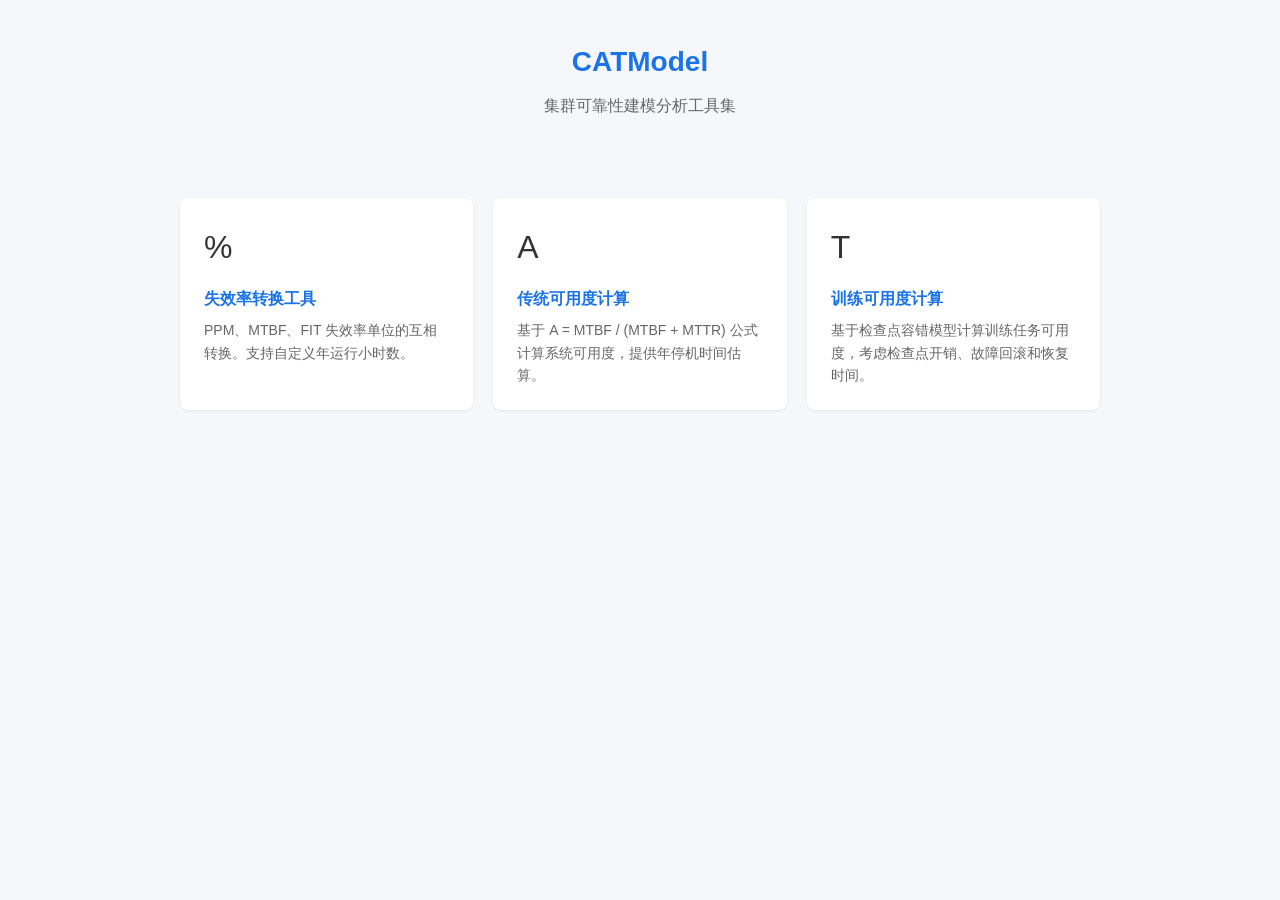
<file: index.html>
<!DOCTYPE html>
<html lang="zh-CN">
<head>
    <meta charset="UTF-8">
    <meta name="viewport" content="width=device-width, initial-scale=1.0">
    <title>CATModel - 可靠性分析工具集</title>
    <link rel="stylesheet" href="css/style.css">
</head>
<body>
    <div class="hero">
        <h1>CATModel</h1>
        <p>集群可靠性建模分析工具集</p>
    </div>

    <div class="container">
        <div class="tools-grid">
            <a href="tools/failure-rate/index.html" class="tool-card">
                <div class="tool-icon">%</div>
                <h3>失效率转换工具</h3>
                <p>PPM、MTBF、FIT 失效率单位的互相转换。支持自定义年运行小时数。</p>
            </a>

            <a href="tools/availability/index.html" class="tool-card">
                <div class="tool-icon">A</div>
                <h3>传统可用度计算</h3>
                <p>基于 A = MTBF / (MTBF + MTTR) 公式计算系统可用度，提供年停机时间估算。</p>
            </a>

            <a href="tools/training-availability/index.html" class="tool-card">
                <div class="tool-icon">T</div>
                <h3>训练可用度计算</h3>
                <p>基于检查点容错模型计算训练任务可用度，考虑检查点开销、故障回滚和恢复时间。</p>
            </a>
        </div>
    </div>
</body>
</html>
</file>
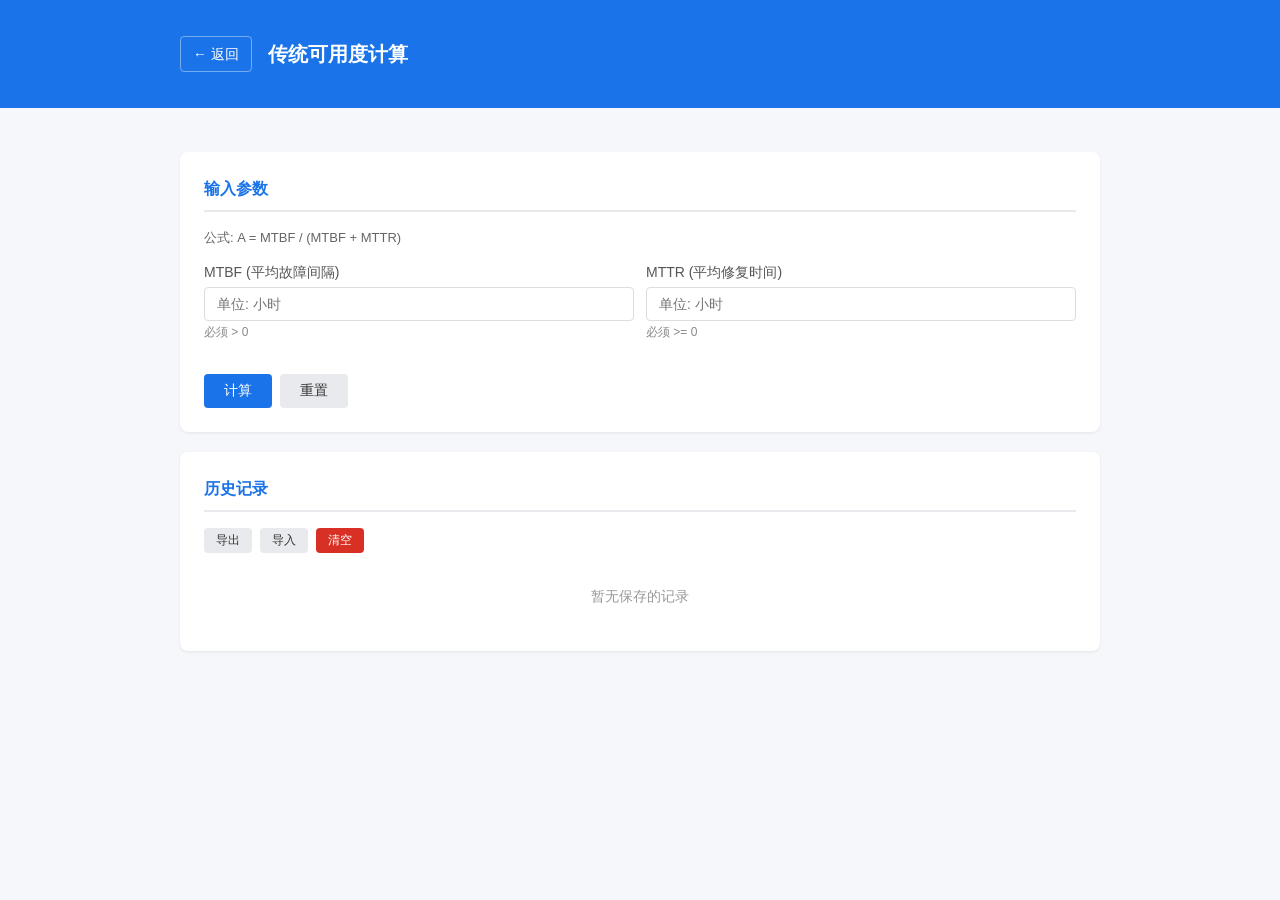
<file: tools/availability/index.html>
<!DOCTYPE html>
<html lang="zh-CN">
<head>
    <meta charset="UTF-8">
    <meta name="viewport" content="width=device-width, initial-scale=1.0">
    <title>传统可用度计算 - CATModel</title>
    <link rel="stylesheet" href="../../css/style.css">
</head>
<body>
    <header>
        <div class="container">
            <a href="../../index.html" class="back-link">&larr; 返回</a>
            <h1>传统可用度计算</h1>
        </div>
    </header>

    <div class="container">
        <div class="card">
            <h2>输入参数</h2>
            <p style="font-size:13px;color:#666;margin-bottom:12px">公式: A = MTBF / (MTBF + MTTR)</p>
            <div class="form-row">
                <div class="form-group">
                    <label for="mtbf">MTBF (平均故障间隔)</label>
                    <input type="number" id="mtbf" min="0" step="any" placeholder="单位: 小时">
                    <div class="hint">必须 > 0</div>
                </div>
                <div class="form-group">
                    <label for="mttr">MTTR (平均修复时间)</label>
                    <input type="number" id="mttr" min="0" step="any" placeholder="单位: 小时">
                    <div class="hint">必须 >= 0</div>
                </div>
            </div>
            <div class="btn-group">
                <button class="btn btn-primary" onclick="calculate()">计算</button>
                <button class="btn btn-secondary" onclick="resetForm()">重置</button>
            </div>
            <div class="error-msg" id="error-msg"></div>
        </div>

        <div class="card" id="result-card" style="display:none">
            <h2>计算结果</h2>
            <div class="result-grid">
                <div class="result-item">
                    <div class="label">可用度</div>
                    <div class="value highlight" id="result-availability">-</div>
                </div>
                <div class="result-item">
                    <div class="label">可用度等级</div>
                    <div class="value" id="result-level" style="font-size:16px">-</div>
                </div>
                <div class="result-item">
                    <div class="label">年停机时间</div>
                    <div class="value" id="result-downtime">-</div>
                </div>
            </div>
            <div class="btn-group">
                <button class="btn btn-success" onclick="App.saveCurrentRecord('availability')">保存记录</button>
            </div>
        </div>

        <div class="card">
            <h2>历史记录</h2>
            <div class="btn-group" style="margin-top:0; margin-bottom:12px">
                <button class="btn btn-sm btn-secondary" onclick="App.handleExport('availability')">导出</button>
                <button class="btn btn-sm btn-secondary" onclick="App.handleImport('availability')">导入</button>
                <button class="btn btn-sm btn-danger" onclick="App.handleClear('availability')">清空</button>
            </div>
            <div id="history-list"></div>
        </div>
    </div>

    <script src="../../js/calculators.js"></script>
    <script src="../../js/converters.js"></script>
    <script src="../../js/storage.js"></script>
    <script src="../../js/app.js"></script>
    <script>
        const TOOL_ID = 'availability';
        let lastInputs = null;
        let lastOutputs = null;

        function calculate() {
            const mtbf = document.getElementById('mtbf').value;
            const mttr = document.getElementById('mttr').value;
            const errorEl = document.getElementById('error-msg');

            errorEl.classList.remove('show');

            const result = Calculators.calcAvailability(mtbf, mttr);
            if (!result) {
                errorEl.textContent = '请输入有效参数 (MTBF > 0, MTTR >= 0)';
                errorEl.classList.add('show');
                document.getElementById('result-card').style.display = 'none';
                return;
            }

            lastInputs = { MTBF: parseFloat(mtbf), MTTR: parseFloat(mttr) };
            lastOutputs = result;

            document.getElementById('result-availability').textContent = result.availabilityPct;
            document.getElementById('result-level').textContent = result.level;
            document.getElementById('result-downtime').textContent = Converters.formatHours(result.downtimePerYear);
            document.getElementById('result-card').style.display = 'block';
        }

        function resetForm() {
            document.getElementById('mtbf').value = '';
            document.getElementById('mttr').value = '';
            document.getElementById('result-card').style.display = 'none';
            document.getElementById('error-msg').classList.remove('show');
            lastInputs = null;
            lastOutputs = null;
        }

        document.addEventListener('record-save-request', (e) => {
            if (e.detail.toolId !== TOOL_ID || !lastInputs) return;
            const name = prompt('为这次计算命名:', `MTBF=${lastInputs.MTBF}h MTTR=${lastInputs.MTTR}h`);
            if (name === null) return;
            Storage.saveRecord(TOOL_ID, name, lastInputs, lastOutputs);
            App.renderHistoryList(TOOL_ID);
            alert('记录已保存');
        });

        document.addEventListener('record-load', (e) => {
            if (e.detail.toolId !== TOOL_ID) return;
            const r = e.detail.record;
            document.getElementById('mtbf').value = r.inputs.MTBF;
            document.getElementById('mttr').value = r.inputs.MTTR;
            calculate();
        });

        document.querySelectorAll('#mtbf, #mttr').forEach(el => {
            el.addEventListener('keydown', (e) => {
                if (e.key === 'Enter') calculate();
            });
        });

        App.renderHistoryList(TOOL_ID);
    </script>
</body>
</html>
</file>
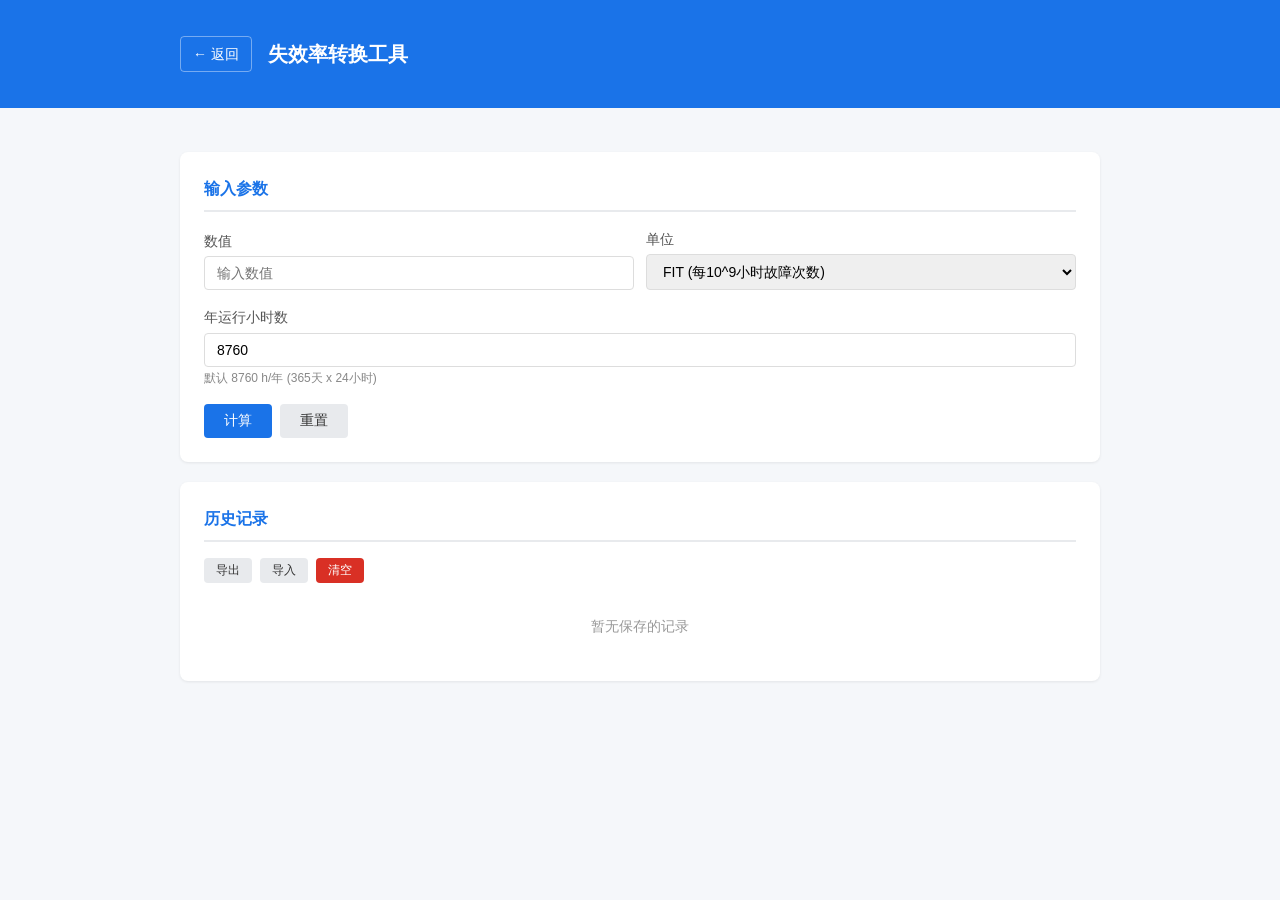
<file: tools/failure-rate/index.html>
<!DOCTYPE html>
<html lang="zh-CN">
<head>
    <meta charset="UTF-8">
    <meta name="viewport" content="width=device-width, initial-scale=1.0">
    <title>失效率转换 - CATModel</title>
    <link rel="stylesheet" href="../../css/style.css">
</head>
<body>
    <header>
        <div class="container">
            <a href="../../index.html" class="back-link">&larr; 返回</a>
            <h1>失效率转换工具</h1>
        </div>
    </header>

    <div class="container">
        <div class="card">
            <h2>输入参数</h2>
            <div class="form-row">
                <div class="form-group">
                    <label for="input-value">数值</label>
                    <input type="number" id="input-value" min="0" step="any" placeholder="输入数值">
                </div>
                <div class="form-group">
                    <label for="input-unit">单位</label>
                    <select id="input-unit">
                        <option value="FIT">FIT (每10^9小时故障次数)</option>
                        <option value="MTBF">MTBF (小时)</option>
                        <option value="PPM">PPM (年化百万分比)</option>
                    </select>
                </div>
            </div>
            <div class="form-group">
                <label for="hours-per-year">年运行小时数</label>
                <input type="number" id="hours-per-year" value="8760" min="1" step="1">
                <div class="hint">默认 8760 h/年 (365天 x 24小时)</div>
            </div>
            <div class="btn-group">
                <button class="btn btn-primary" onclick="calculate()">计算</button>
                <button class="btn btn-secondary" onclick="resetForm()">重置</button>
            </div>
            <div class="error-msg" id="error-msg"></div>
        </div>

        <div class="card" id="result-card" style="display:none">
            <h2>转换结果</h2>
            <div class="result-grid">
                <div class="result-item">
                    <div class="label">FIT</div>
                    <div class="value" id="result-fit">-</div>
                </div>
                <div class="result-item">
                    <div class="label">MTBF (小时)</div>
                    <div class="value" id="result-mtbf">-</div>
                </div>
                <div class="result-item">
                    <div class="label">PPM</div>
                    <div class="value" id="result-ppm">-</div>
                </div>
            </div>
            <div class="btn-group">
                <button class="btn btn-success" onclick="App.saveCurrentRecord('failure-rate')">保存记录</button>
            </div>
        </div>

        <div class="card">
            <h2>历史记录</h2>
            <div class="btn-group" style="margin-top:0; margin-bottom:12px">
                <button class="btn btn-sm btn-secondary" onclick="App.handleExport('failure-rate')">导出</button>
                <button class="btn btn-sm btn-secondary" onclick="App.handleImport('failure-rate')">导入</button>
                <button class="btn btn-sm btn-danger" onclick="App.handleClear('failure-rate')">清空</button>
            </div>
            <div id="history-list"></div>
        </div>
    </div>

    <script src="../../js/calculators.js"></script>
    <script src="../../js/converters.js"></script>
    <script src="../../js/storage.js"></script>
    <script src="../../js/app.js"></script>
    <script>
        const TOOL_ID = 'failure-rate';
        let lastInputs = null;
        let lastOutputs = null;

        function calculate() {
            const value = document.getElementById('input-value').value;
            const unit = document.getElementById('input-unit').value;
            const hoursPerYear = parseFloat(document.getElementById('hours-per-year').value) || 8760;
            const errorEl = document.getElementById('error-msg');

            errorEl.classList.remove('show');

            const result = Calculators.convertFailureRate(value, unit, hoursPerYear);
            if (!result) {
                errorEl.textContent = '请输入有效的正数';
                errorEl.classList.add('show');
                document.getElementById('result-card').style.display = 'none';
                return;
            }

            lastInputs = { value: parseFloat(value), unit, hoursPerYear };
            lastOutputs = result;

            document.getElementById('result-fit').textContent = Converters.formatNumber(result.FIT, 4);
            document.getElementById('result-mtbf').textContent = Converters.formatNumber(result.MTBF, 2);
            document.getElementById('result-ppm').textContent = Converters.formatNumber(result.PPM, 6);
            document.getElementById('result-card').style.display = 'block';
        }

        function resetForm() {
            document.getElementById('input-value').value = '';
            document.getElementById('input-unit').selectedIndex = 0;
            document.getElementById('hours-per-year').value = '8760';
            document.getElementById('result-card').style.display = 'none';
            document.getElementById('error-msg').classList.remove('show');
            lastInputs = null;
            lastOutputs = null;
        }

        document.addEventListener('record-save-request', (e) => {
            if (e.detail.toolId !== TOOL_ID || !lastInputs) return;
            const name = prompt('为这次计算命名:', `FIT=${lastInputs.value} 转换`);
            if (name === null) return;
            Storage.saveRecord(TOOL_ID, name, lastInputs, lastOutputs);
            App.renderHistoryList(TOOL_ID);
            alert('记录已保存');
        });

        document.addEventListener('record-load', (e) => {
            if (e.detail.toolId !== TOOL_ID) return;
            const r = e.detail.record;
            document.getElementById('input-value').value = r.inputs.value;
            document.getElementById('input-unit').value = r.inputs.unit;
            document.getElementById('hours-per-year').value = r.inputs.hoursPerYear;
            calculate();
        });

        document.getElementById('input-value').addEventListener('keydown', (e) => {
            if (e.key === 'Enter') calculate();
        });

        App.renderHistoryList(TOOL_ID);
    </script>
</body>
</html>
</file>
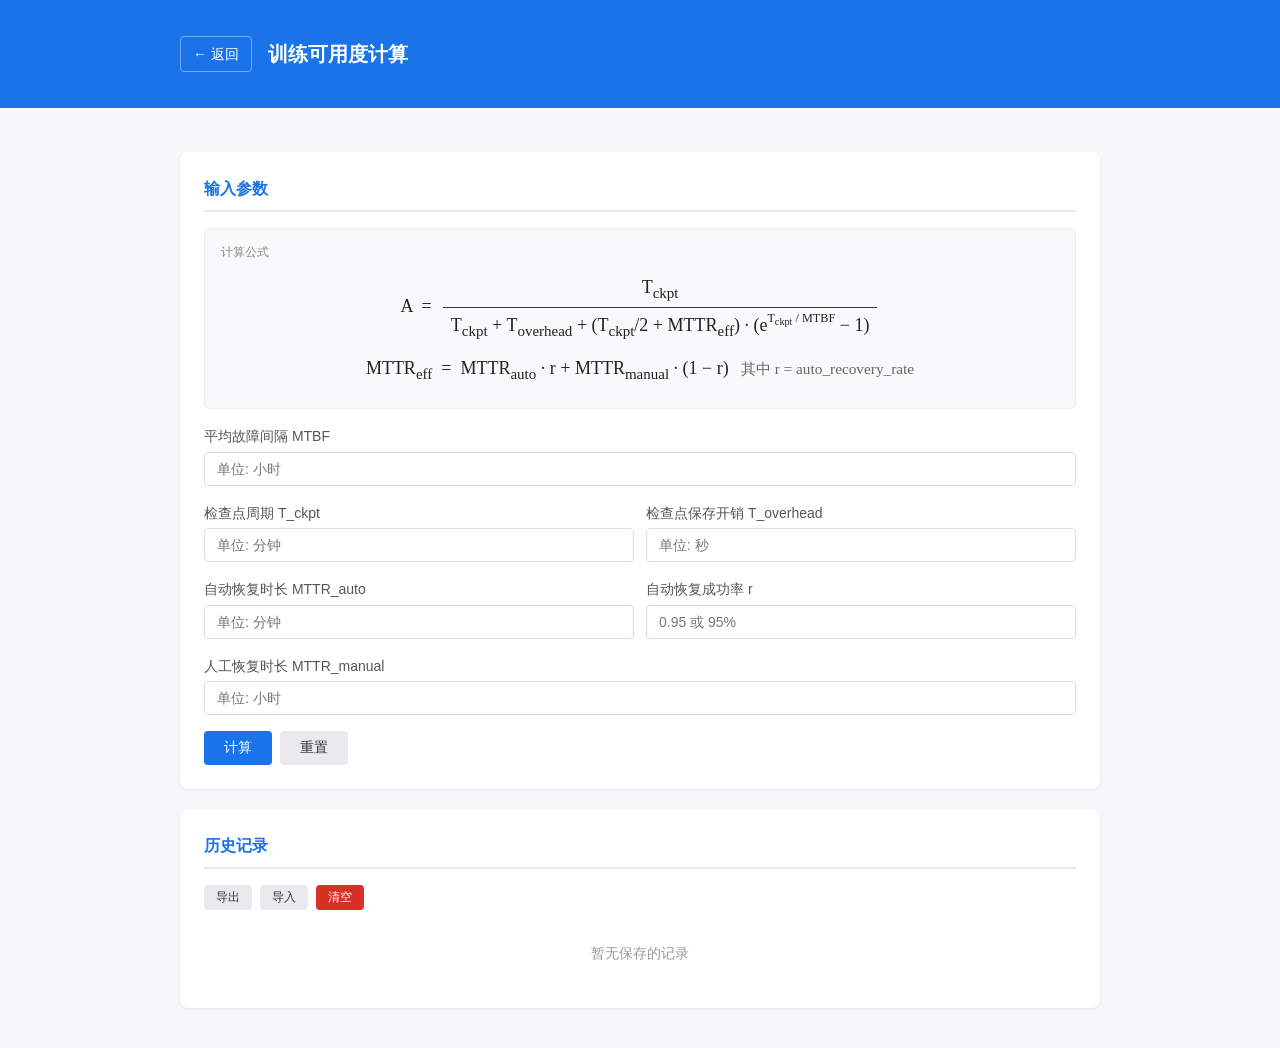
<file: tools/training-availability/index.html>
<!DOCTYPE html>
<html lang="zh-CN">
<head>
    <meta charset="UTF-8">
    <meta name="viewport" content="width=device-width, initial-scale=1.0">
    <title>训练可用度计算 - CATModel</title>
    <link rel="stylesheet" href="../../css/style.css">
</head>
<body>
    <header>
        <div class="container">
            <a href="../../index.html" class="back-link">&larr; 返回</a>
            <h1>训练可用度计算</h1>
        </div>
    </header>

    <div class="container">
        <div class="card" id="input-card">
            <h2>输入参数</h2>

            <div class="formula-block">
                <div class="formula-title">计算公式</div>
                <div class="math">
                    A &nbsp;=&nbsp;
                    <span class="frac">
                        <span class="num">T<sub>ckpt</sub></span>
                        <span class="den">T<sub>ckpt</sub> + T<sub>overhead</sub> + (T<sub>ckpt</sub>/2 + MTTR<sub>eff</sub>) · (e<sup class="exp">T<sub>ckpt</sub> / MTBF</sup> − 1)</span>
                    </span>
                </div>
                <div class="math">
                    MTTR<sub>eff</sub> &nbsp;=&nbsp; MTTR<sub>auto</sub> · r + MTTR<sub>manual</sub> · (1 − r)
                    <span class="m-note">&nbsp;&nbsp;其中 r = auto_recovery_rate</span>
                </div>
            </div>

            <div class="form-group">
                <label for="mtbf">平均故障间隔 MTBF</label>
                <input type="number" id="mtbf" min="0" step="any" placeholder="单位: 小时">
            </div>

            <div class="form-row">
                <div class="form-group">
                    <label for="t-ckpt">检查点周期 T_ckpt</label>
                    <input type="number" id="t-ckpt" min="0" step="any" placeholder="单位: 分钟">
                </div>
                <div class="form-group">
                    <label for="t-overhead">检查点保存开销 T_overhead</label>
                    <input type="number" id="t-overhead" min="0" step="any" placeholder="单位: 秒">
                </div>
            </div>

            <div class="form-row">
                <div class="form-group">
                    <label for="mttr-auto">自动恢复时长 MTTR_auto</label>
                    <input type="number" id="mttr-auto" min="0" step="any" placeholder="单位: 分钟">
                </div>
                <div class="form-group">
                    <label for="auto-rate">自动恢复成功率 r</label>
                    <input type="text" id="auto-rate" inputmode="decimal" placeholder="0.95 或 95%">
                </div>
            </div>

            <div class="form-group">
                <label for="mttr-manual">人工恢复时长 MTTR_manual</label>
                <input type="number" id="mttr-manual" min="0" step="any" placeholder="单位: 小时">
            </div>

            <div class="btn-group">
                <button class="btn btn-primary" onclick="calculate()">计算</button>
                <button class="btn btn-secondary" onclick="resetForm()">重置</button>
            </div>
            <div class="error-msg" id="error-msg"></div>
        </div>

        <div class="card" id="result-card" style="display:none">
            <h2>计算结果</h2>
            <div class="result-grid">
                <div class="result-item">
                    <div class="label">训练可用度</div>
                    <div class="value highlight" id="result-availability">-</div>
                </div>
                <div class="result-item">
                    <div class="label">期望重试次数</div>
                    <div class="value" id="result-n-retry">-</div>
                </div>
                <div class="result-item">
                    <div class="label">期望恢复时间</div>
                    <div class="value" id="result-mttr-eff">-</div>
                </div>
            </div>

            <h2 style="margin-top:24px">周期时间分解</h2>
            <table class="result-table">
                <tr><th>组成</th><th>时间</th><th>占比</th></tr>
                <tr><td>有效训练时间 (T_ckpt)</td><td id="t-effective">-</td><td id="r-effective">-</td></tr>
                <tr><td>检查点保存开销</td><td id="t-overhead-result">-</td><td id="r-overhead">-</td></tr>
                <tr><td>回滚损失时间 (T_ckpt/2 × N)</td><td id="t-rollback">-</td><td id="r-rollback">-</td></tr>
                <tr><td>故障恢复损失时间 (MTTR_eff × N)</td><td id="t-recovery">-</td><td id="r-recovery">-</td></tr>
                <tr style="font-weight:700"><td>周期总时间</td><td id="t-total">-</td><td>100%</td></tr>
            </table>

            <div class="bar-chart">
                <div class="bar-row">
                    <div class="bar-label">有效训练</div>
                    <div class="bar-track"><div class="bar-fill effective" id="bar-effective"></div></div>
                </div>
                <div class="bar-row">
                    <div class="bar-label">检查点开销</div>
                    <div class="bar-track"><div class="bar-fill overhead" id="bar-overhead"></div></div>
                </div>
                <div class="bar-row">
                    <div class="bar-label">回滚损失</div>
                    <div class="bar-track"><div class="bar-fill rollback" id="bar-rollback"></div></div>
                </div>
                <div class="bar-row">
                    <div class="bar-label">恢复损失</div>
                    <div class="bar-track"><div class="bar-fill recovery" id="bar-recovery"></div></div>
                </div>
            </div>

            <div class="btn-group">
                <button class="btn btn-success" onclick="App.saveCurrentRecord('training-availability')">保存记录</button>
            </div>
        </div>

        <div class="card">
            <h2>历史记录</h2>
            <div class="btn-group" style="margin-top:0; margin-bottom:12px">
                <button class="btn btn-sm btn-secondary" onclick="App.handleExport('training-availability')">导出</button>
                <button class="btn btn-sm btn-secondary" onclick="App.handleImport('training-availability')">导入</button>
                <button class="btn btn-sm btn-danger" onclick="App.handleClear('training-availability')">清空</button>
            </div>
            <div id="history-list"></div>
        </div>
    </div>

    <script src="../../js/calculators.js"></script>
    <script src="../../js/converters.js"></script>
    <script src="../../js/storage.js"></script>
    <script src="../../js/app.js"></script>
    <script>
        const TOOL_ID = 'training-availability';
        let lastInputs = null;
        let lastOutputs = null;

        function calculate() {
            const params = {
                MTBF: document.getElementById('mtbf').value,
                T_ckpt: document.getElementById('t-ckpt').value,
                T_overhead: document.getElementById('t-overhead').value,
                MTTR_auto: document.getElementById('mttr-auto').value,
                auto_recovery_rate: document.getElementById('auto-rate').value,
                MTTR_manual: document.getElementById('mttr-manual').value
            };
            const errorEl = document.getElementById('error-msg');
            errorEl.classList.remove('show');

            const result = Calculators.calcTrainingAvailability(params);
            if (!result) {
                errorEl.textContent = '请输入有效参数 (MTBF>0, T_ckpt>0, 成功率 0~1 或 0~100%, 其余>=0)';
                errorEl.classList.add('show');
                document.getElementById('result-card').style.display = 'none';
                return;
            }

            lastInputs = {
                MTBF: parseFloat(params.MTBF),
                T_ckpt: parseFloat(params.T_ckpt),
                T_overhead: parseFloat(params.T_overhead),
                MTTR_auto: parseFloat(params.MTTR_auto),
                auto_recovery_rate: String(params.auto_recovery_rate).trim(),
                MTTR_manual: parseFloat(params.MTTR_manual)
            };
            lastOutputs = result;

            document.getElementById('result-availability').textContent = result.availabilityPct;
            document.getElementById('result-n-retry').textContent = Converters.formatNumber(result.nRetry, 6);
            document.getElementById('result-mttr-eff').textContent = Converters.formatHours(result.mttrEff);

            document.getElementById('t-effective').textContent = Converters.formatHours(result.effectiveRatio * result.cycleTime);
            document.getElementById('t-overhead-result').textContent = Converters.formatHours(result.overheadRatio * result.cycleTime);
            document.getElementById('t-rollback').textContent = Converters.formatHours(result.rollbackTotal);
            document.getElementById('t-recovery').textContent = Converters.formatHours(result.recoveryTotal);
            document.getElementById('t-total').textContent = Converters.formatHours(result.cycleTime);

            document.getElementById('r-effective').textContent = (result.effectiveRatio * 100).toFixed(4) + '%';
            document.getElementById('r-overhead').textContent = (result.overheadRatio * 100).toFixed(4) + '%';
            document.getElementById('r-rollback').textContent = (result.rollbackRatio * 100).toFixed(4) + '%';
            document.getElementById('r-recovery').textContent = (result.recoveryRatio * 100).toFixed(4) + '%';

            setBar('bar-effective', 'effective', result.effectiveRatio);
            setBar('bar-overhead', 'overhead', result.overheadRatio);
            setBar('bar-rollback', 'rollback', result.rollbackRatio);
            setBar('bar-recovery', 'recovery', result.recoveryRatio);

            document.getElementById('result-card').style.display = 'block';
        }

        function setBar(id, cls, ratio) {
            const el = document.getElementById(id);
            el.classList.add(cls);
            el.style.width = (ratio * 100) + '%';
            el.textContent = ratio >= 0.05 ? (ratio * 100).toFixed(1) + '%' : '';
        }

        function resetForm() {
            document.querySelectorAll('#input-card input').forEach(el => el.value = '');
            document.getElementById('result-card').style.display = 'none';
            document.getElementById('error-msg').classList.remove('show');
            lastInputs = null;
            lastOutputs = null;
        }

        document.addEventListener('record-save-request', (e) => {
            if (e.detail.toolId !== TOOL_ID || !lastInputs) return;
            const name = prompt('为这次计算命名:', `MTBF=${lastInputs.MTBF}h T_ckpt=${lastInputs.T_ckpt}min`);
            if (name === null) return;
            Storage.saveRecord(TOOL_ID, name, lastInputs, lastOutputs);
            App.renderHistoryList(TOOL_ID);
            alert('记录已保存');
        });

        document.addEventListener('record-load', (e) => {
            if (e.detail.toolId !== TOOL_ID) return;
            const r = e.detail.record;
            document.getElementById('mtbf').value = r.inputs.MTBF;
            document.getElementById('t-ckpt').value = r.inputs.T_ckpt;
            document.getElementById('t-overhead').value = r.inputs.T_overhead;
            document.getElementById('mttr-auto').value = r.inputs.MTTR_auto;
            document.getElementById('auto-rate').value = r.inputs.auto_recovery_rate;
            document.getElementById('mttr-manual').value = r.inputs.MTTR_manual;
            calculate();
        });

        document.querySelectorAll('#input-card input').forEach(el => {
            el.addEventListener('keydown', (e) => {
                if (e.key === 'Enter') calculate();
            });
        });

        App.renderHistoryList(TOOL_ID);
    </script>
</body>
</html>
</file>
<file: css/style.css>
* {
    margin: 0;
    padding: 0;
    box-sizing: border-box;
}

body {
    font-family: -apple-system, BlinkMacSystemFont, "Segoe UI", Roboto, "Helvetica Neue", Arial, sans-serif;
    background: #f5f7fa;
    color: #333;
    line-height: 1.6;
}

.container {
    max-width: 960px;
    margin: 0 auto;
    padding: 20px;
}

header {
    background: #1a73e8;
    color: white;
    padding: 16px 0;
    margin-bottom: 24px;
}

header .container {
    display: flex;
    align-items: center;
    gap: 16px;
}

header h1 {
    font-size: 20px;
    font-weight: 600;
}

.back-link {
    color: white;
    text-decoration: none;
    font-size: 14px;
    padding: 6px 12px;
    border: 1px solid rgba(255,255,255,0.4);
    border-radius: 4px;
    transition: background 0.2s;
}

.back-link:hover {
    background: rgba(255,255,255,0.15);
}

.card {
    background: white;
    border-radius: 8px;
    box-shadow: 0 1px 3px rgba(0,0,0,0.08);
    padding: 24px;
    margin-bottom: 20px;
}

.card h2 {
    font-size: 16px;
    font-weight: 600;
    color: #1a73e8;
    margin-bottom: 16px;
    padding-bottom: 8px;
    border-bottom: 2px solid #e8eaed;
}

.formula-block {
    background: #f8f9fa;
    border: 1px solid #eee;
    border-radius: 6px;
    padding: 14px 16px;
    margin-bottom: 16px;
}

.formula-title {
    font-size: 12px;
    color: #888;
    margin-bottom: 8px;
}

.math {
    font-family: "Times New Roman", "Cambria Math", Georgia, serif;
    font-size: 18px;
    line-height: 1.9;
    text-align: center;
    color: #222;
    margin: 6px 0;
    overflow-x: auto;
    white-space: nowrap;
}

.frac {
    display: inline-flex;
    flex-direction: column;
    align-items: center;
    vertical-align: middle;
    margin: 0 2px;
}

.frac .num {
    padding: 0 8px;
}

.frac .den {
    padding: 0 8px;
    border-top: 1px solid #333;
}

.math .exp {
    font-size: 0.68em;
    vertical-align: 0.75em;
    line-height: 1;
}

.m-note {
    font-size: 0.85em;
    color: #666;
}

.form-group {
    margin-bottom: 16px;
}

.form-group label {
    display: block;
    font-size: 14px;
    font-weight: 500;
    color: #555;
    margin-bottom: 4px;
}

.form-group .hint {
    font-size: 12px;
    color: #888;
    margin-top: 2px;
}

.form-row {
    display: flex;
    gap: 12px;
    align-items: flex-end;
}

.form-row .form-group {
    flex: 1;
}

input[type="number"],
input[type="text"],
select {
    width: 100%;
    padding: 8px 12px;
    border: 1px solid #ddd;
    border-radius: 4px;
    font-size: 14px;
    transition: border-color 0.2s;
}

input:focus,
select:focus {
    outline: none;
    border-color: #1a73e8;
    box-shadow: 0 0 0 2px rgba(26,115,232,0.15);
}

input:invalid {
    border-color: #d93025;
}

.btn {
    display: inline-block;
    padding: 8px 20px;
    border: none;
    border-radius: 4px;
    font-size: 14px;
    font-weight: 500;
    cursor: pointer;
    transition: background 0.2s, opacity 0.2s;
}

.btn:hover {
    opacity: 0.85;
}

.btn-primary {
    background: #1a73e8;
    color: white;
}

.btn-secondary {
    background: #e8eaed;
    color: #333;
}

.btn-success {
    background: #0d904f;
    color: white;
}

.btn-danger {
    background: #d93025;
    color: white;
}

.btn-sm {
    padding: 4px 12px;
    font-size: 12px;
}

.btn-group {
    display: flex;
    gap: 8px;
    margin-top: 16px;
}

.result-grid {
    display: grid;
    grid-template-columns: repeat(auto-fit, minmax(200px, 1fr));
    gap: 16px;
}

.result-item {
    background: #f8f9fa;
    border-radius: 6px;
    padding: 16px;
    text-align: center;
}

.result-item .label {
    font-size: 12px;
    color: #666;
    margin-bottom: 4px;
}

.result-item .value {
    font-size: 20px;
    font-weight: 700;
    color: #1a73e8;
}

.result-item .value.highlight {
    font-size: 28px;
    color: #0d904f;
}

.result-table {
    width: 100%;
    border-collapse: collapse;
}

.result-table th,
.result-table td {
    padding: 10px 12px;
    text-align: left;
    border-bottom: 1px solid #e8eaed;
    font-size: 14px;
}

.result-table th {
    font-weight: 500;
    color: #666;
    background: #f8f9fa;
}

.result-table td:last-child {
    text-align: right;
    font-weight: 600;
    font-family: "SF Mono", "Consolas", monospace;
}

.bar-chart {
    margin-top: 16px;
}

.bar-row {
    display: flex;
    align-items: center;
    margin-bottom: 8px;
}

.bar-label {
    width: 120px;
    font-size: 13px;
    color: #555;
}

.bar-track {
    flex: 1;
    height: 24px;
    background: #f0f0f0;
    border-radius: 4px;
    overflow: hidden;
    position: relative;
}

.bar-fill {
    height: 100%;
    border-radius: 4px;
    transition: width 0.5s ease;
    display: flex;
    align-items: center;
    padding-left: 8px;
    font-size: 12px;
    color: white;
    font-weight: 500;
}

.bar-fill.effective { background: #0d904f; }
.bar-fill.overhead { background: #f9a825; }
.bar-fill.rollback { background: #8e44ad; }
.bar-fill.recovery { background: #d93025; }
.bar-fill.failure { background: #d93025; }

.record-item {
    display: flex;
    justify-content: space-between;
    align-items: center;
    padding: 12px;
    border-bottom: 1px solid #e8eaed;
}

.record-item:last-child {
    border-bottom: none;
}

.record-info {
    display: flex;
    flex-direction: column;
    gap: 2px;
}

.record-name {
    font-size: 14px;
    font-weight: 500;
}

.record-time {
    font-size: 12px;
    color: #888;
}

.record-actions {
    display: flex;
    gap: 6px;
}

.empty-hint {
    text-align: center;
    color: #999;
    padding: 20px;
    font-size: 14px;
}

.tools-grid {
    display: grid;
    grid-template-columns: repeat(auto-fit, minmax(280px, 1fr));
    gap: 20px;
    margin-top: 20px;
}

.tool-card {
    background: white;
    border-radius: 8px;
    box-shadow: 0 1px 3px rgba(0,0,0,0.08);
    padding: 24px;
    text-decoration: none;
    color: inherit;
    transition: box-shadow 0.2s, transform 0.2s;
}

.tool-card:hover {
    box-shadow: 0 4px 12px rgba(0,0,0,0.12);
    transform: translateY(-2px);
}

.tool-card h3 {
    font-size: 16px;
    color: #1a73e8;
    margin-bottom: 8px;
}

.tool-card p {
    font-size: 14px;
    color: #666;
}

.tool-card .tool-icon {
    font-size: 32px;
    margin-bottom: 12px;
}

.hero {
    text-align: center;
    padding: 40px 20px;
}

.hero h1 {
    font-size: 28px;
    color: #1a73e8;
    margin-bottom: 8px;
}

.hero p {
    font-size: 16px;
    color: #666;
}

.error-msg {
    color: #d93025;
    font-size: 13px;
    margin-top: 8px;
    display: none;
}

.error-msg.show {
    display: block;
}

@media (max-width: 600px) {
    .form-row {
        flex-direction: column;
    }
    .result-grid {
        grid-template-columns: 1fr;
    }
    .tools-grid {
        grid-template-columns: 1fr;
    }
    .record-item {
        flex-direction: column;
        align-items: flex-start;
        gap: 8px;
    }
}
</file>
